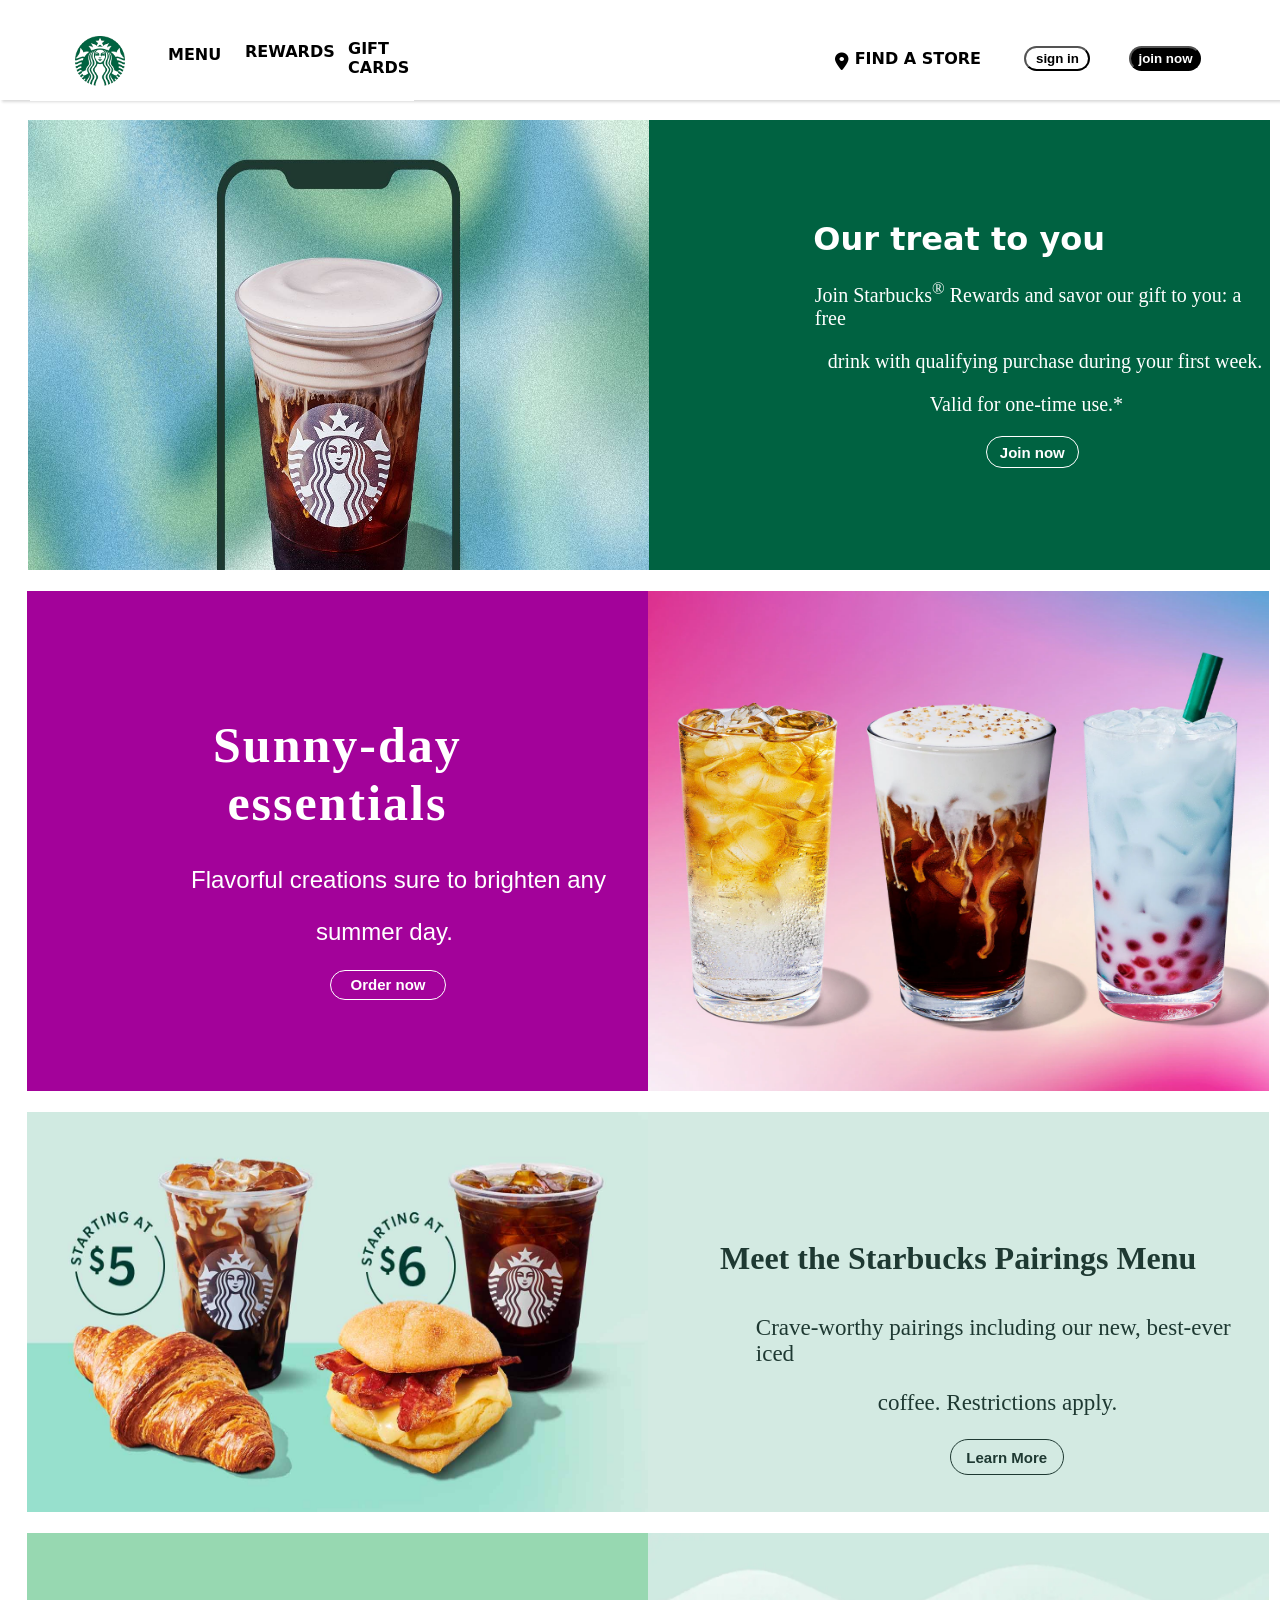
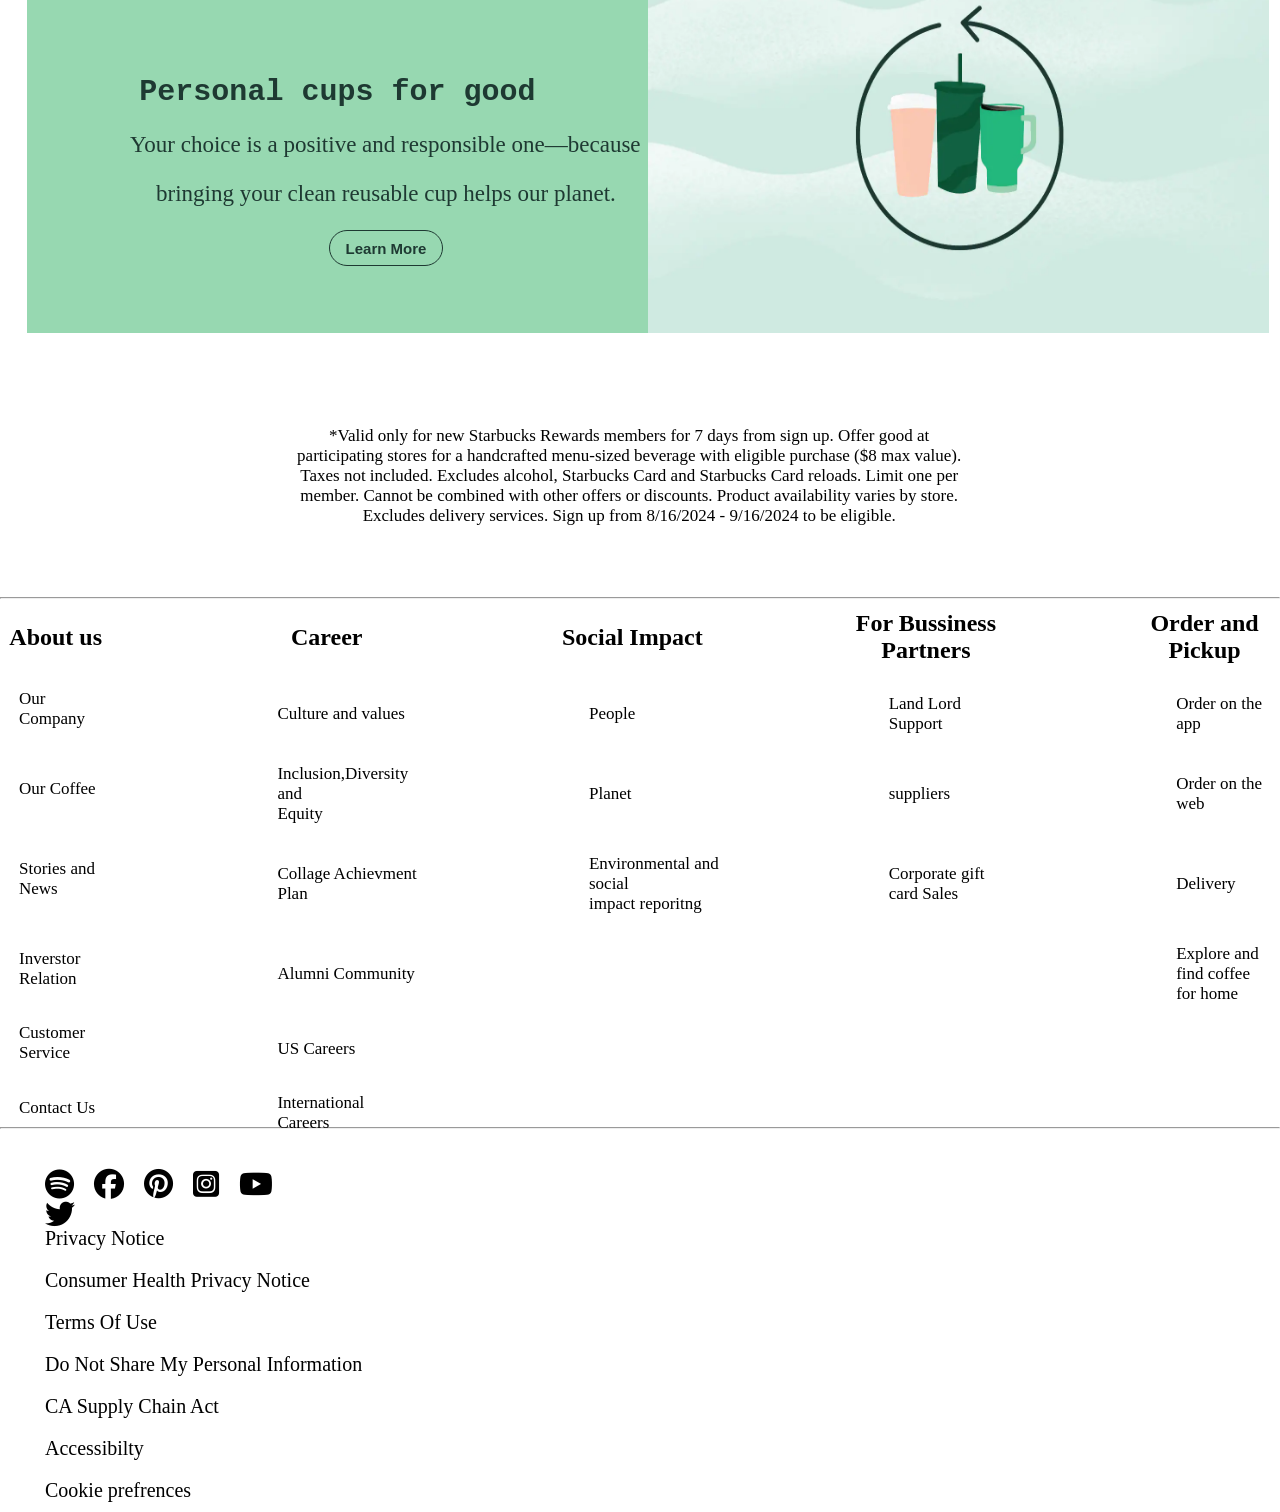
<file: index.html>
<!DOCTYPE html>
<html lang="en">
<head>
    <meta charset="UTF-8">
    <meta name="viewport" content="width=device-width, initial-scale=1.0">
    <title>Starbucks</title>
    <link rel="stylesheet" href="Starbucks.css" type="text/css">
    <link rel="icon" href="starbucks-logo-free-png-image-downloads-93706-1536x1536.png" type="image/x-icon">
   <link rel="stylesheet" href="https://cdnjs.cloudflare.com/ajax/libs/font-awesome/6.6.0/css/all.min.css">
   
</head>
<body>
    <div class="mainbody">
        <div class="header">
           
            <div class="logo">
                <a class="star" href="Starbucks.html" width="20" height="20"><img src="starbucks-logo-free-png-image-downloads-93706-1536x1536.png" width="50" height="50" border="0"></a>
                <p class="mainmenu"> MENU</p>
                <p class="rewards"> REWARDS</p>
                <p class="gift"> GIFT CARDS</p>
                
            </div>
            <div class="rightsidelogo">
              <div class="icon"> 
                <i class='fas fa-map-marker-alt' style='font-size:18px'></i>
            </div>
                <p class="find"> FIND A STORE</p>
                <div class="buttons">
                <button class="button">sign in</button>
                <button class="join">join now</button>
                 </div>
            </div>
        </div>
       
        <div class="content1">
            <div class="leftsidecontent">
                <img class="pic1" src="pic1.jpg">
            </div>
            <div class="rightsidecontent">
                <h1 class="treat-to-you"> Our treat to you</h1>
                <p class="para1">Join Starbucks<SUP>®</SUP> Rewards and savor our gift to you: a free
                 <p class="para2">drink with qualifying purchase during your first week.</p>
                   <p class="para3">Valid for one-time use.*</p>
                   <button class="button1">Join now</button>
            </div>
        </div>
        <div class="content2">
            <div class="leftsidecontent2">
               <h1 class="Sunny-day-essentials">Sunny-day<br>essentials</h1>
               <p1 class="para4">Flavorful creations sure to brighten any</p1>
               <p class="para5">summer day.</p>
               <button class="button2">Order now</button>
            </div>
            <div class="rightsidecontent2">
                <img class="pic2" src="pic2.jpg">
            </div>
        </div>
        <div class="content3">
            <div class="left3">
                <img  class="pic3" src="pic3.jpg">
            </div>
            <div class="right3">
                <h1 class="meet">Meet the Starbucks Pairings Menu</h1>
                <p class="para6">Crave-worthy pairings including our new, best-ever iced</p>
                <p class="para7">coffee. Restrictions apply.</p>
                <button class="button3">Learn More</button>
            </div>
        </div>
        <div class="content4">
            <div class="left4">
                <h1 class="Personal">Personal cups for good</h1>
                <p class="para8">Your choice is a positive and responsible one—because</p>
                <p class="para9">bringing your clean reusable cup helps our planet.</p>
                <button class="button4">Learn More</button>
            </div>
            <div class="right4">
                <img class="pic4" src="pic4.jpeg">
            </div>
        </div>
        <div class="Footer1">
            <p class="foot1p1">*Valid only for new Starbucks Rewards members for 7 days from sign up. Offer good at<br>
                participating stores for a handcrafted menu-sized beverage with eligible purchase ($8 max value).<br>
                Taxes not included. Excludes alcohol, Starbucks Card and Starbucks Card reloads. Limit one per<br>
                member. Cannot be combined with other offers or discounts. Product availability varies by store.<br>
                Excludes delivery services. Sign up from 8/16/2024 - 9/16/2024 to be eligible.</p>
        </div>
        <hr>
        <div class="Footer2">
            <table>
                <tr>
                    <th class="thead">About us</th>
                    <th class="thead2">Career</th>
                    <th class="thead2">Social Impact</th>
                    <th class="thead2">For Bussiness Partners</th>
                    <th class="thead2">Order and Pickup</th>
                </tr>
                <tr>
                    <td class="trow"><a id="footthings" href="Starbucks.html">Our Company</a></td>
                    <td class="trow2"><a id="footthings" href="Starbucks.html">Culture and values</a></td>
                    <td class="trow2"><a id="footthings" href="Starbucks.html">People</a></td>
                    <td class="trow2"><a id="footthings" href="Starbucks.html">Land Lord Support</a></td>
                    <td class="trow2"><a id="footthings" href="Starbucks.html">Order on the app</a></td>
                    
                </tr>
                <tr>
                    <td class="trow"><a id="footthings" href="Starbucks.html">Our Coffee</a></td>
                    <td class="trow2"><a id="footthings" href="Starbucks.html">Inclusion,Diversity and<br>Equity</a></td>
                    <td class="trow2"><a id="footthings" href="Starbucks.html">Planet</a></td>
                    <td class="trow2"><a id="footthings" href="Starbucks.html">suppliers</a></td>
                    <td class="trow2"><a id="footthings" href="Starbucks.html">Order on the web</a></td> 
                </tr>
                <tr>
                    <td class="trow"><a id="footthings" href="Starbucks.html">Stories and News</a></td>
                    <td class="trow2"><a id="footthings" href="Starbucks.html">Collage Achievment<br>Plan</a></td>
                    <td class="trow2"><a id="footthings" href="Starbucks.html">Environmental and social<br>impact reporitng</a></td>
                    <td class="trow2"><a id="footthings" href="Starbucks.html">Corporate gift card Sales</a></td>
                    <td class="trow2"><a id="footthings" href="Starbucks.html">Delivery</a></td> 
                </tr>
                <tr>
                    <td class="trow"><a id="footthings" href="Starbucks.html">Inverstor Relation</a></td>
                    <td class="trow2"><a id="footthings" href="Starbucks.html">Alumni Community</a></td>
                    <td class="trow2"><a id="footthings" href="Starbucks.html"></a></td>
                    <td class="trow2"><a id="footthings" href="Starbucks.html"></a></td>
                    <td class="trow2"><a id="footthings" href="Starbucks.html">Explore and find coffee<br>for home</a></td> 
                </tr>
                <tr>
                    <td class="trow"><a id="footthings" href="Starbucks.html">Customer Service</a></td>
                    <td class="trow2"><a id="footthings" href="Starbucks.html">US Careers</a></td>
                </tr>
                <tr>
                    <td class="trow"><a id="footthings" href="Starbucks.html">Contact Us</a></td>
                    <td class="trow2"><a id="footthings" href="Starbucks.html">International Careers</a></td>
                </tr>
            </table>
            
        </div>
        <hr id="hrl">
        <div class="footer3">
            <div class="iccon">
            <i id="iconl"class="fa-brands fa-spotify"></i>
            <i id="iconl" class="fa-brands fa-facebook"></i>
            <i id="iconl"class="fa-brands fa-pinterest"></i>
            <i id="iconl"class="fa-brands fa-square-instagram"></i>
            <i id="iconl"class="fa-brands fa-youtube"></i>
            <i id="iconl"class="fa-brands fa-twitter"></i>
            </div>
            <div class="last-content">
                <ul class="nobullet">
                    <li><a class="lastfoot" href="Starbucks.html">Privacy Notice</a></li>
                    <li><a class="lastfoot" href="Starbucks.html">Consumer Health Privacy Notice</a></li>
                    <li><a class="lastfoot" href="Starbucks.html">Terms Of Use</a></li>
                    <li><a class="lastfoot" href="Starbucks.html">Do Not Share My Personal Information</a></li>
                    <li><a class="lastfoot" href="Starbucks.html">CA Supply Chain Act</a></li>
                    <li><a class="lastfoot" href="Starbucks.html">Accessibilty</a><br></li>
                    <li><a class="lastfoot" href="Starbucks.html">Cookie prefrences</a></li>
                </ul>
                

            </div>

        </div>
       
    </div>

</body>
</html>
</file>
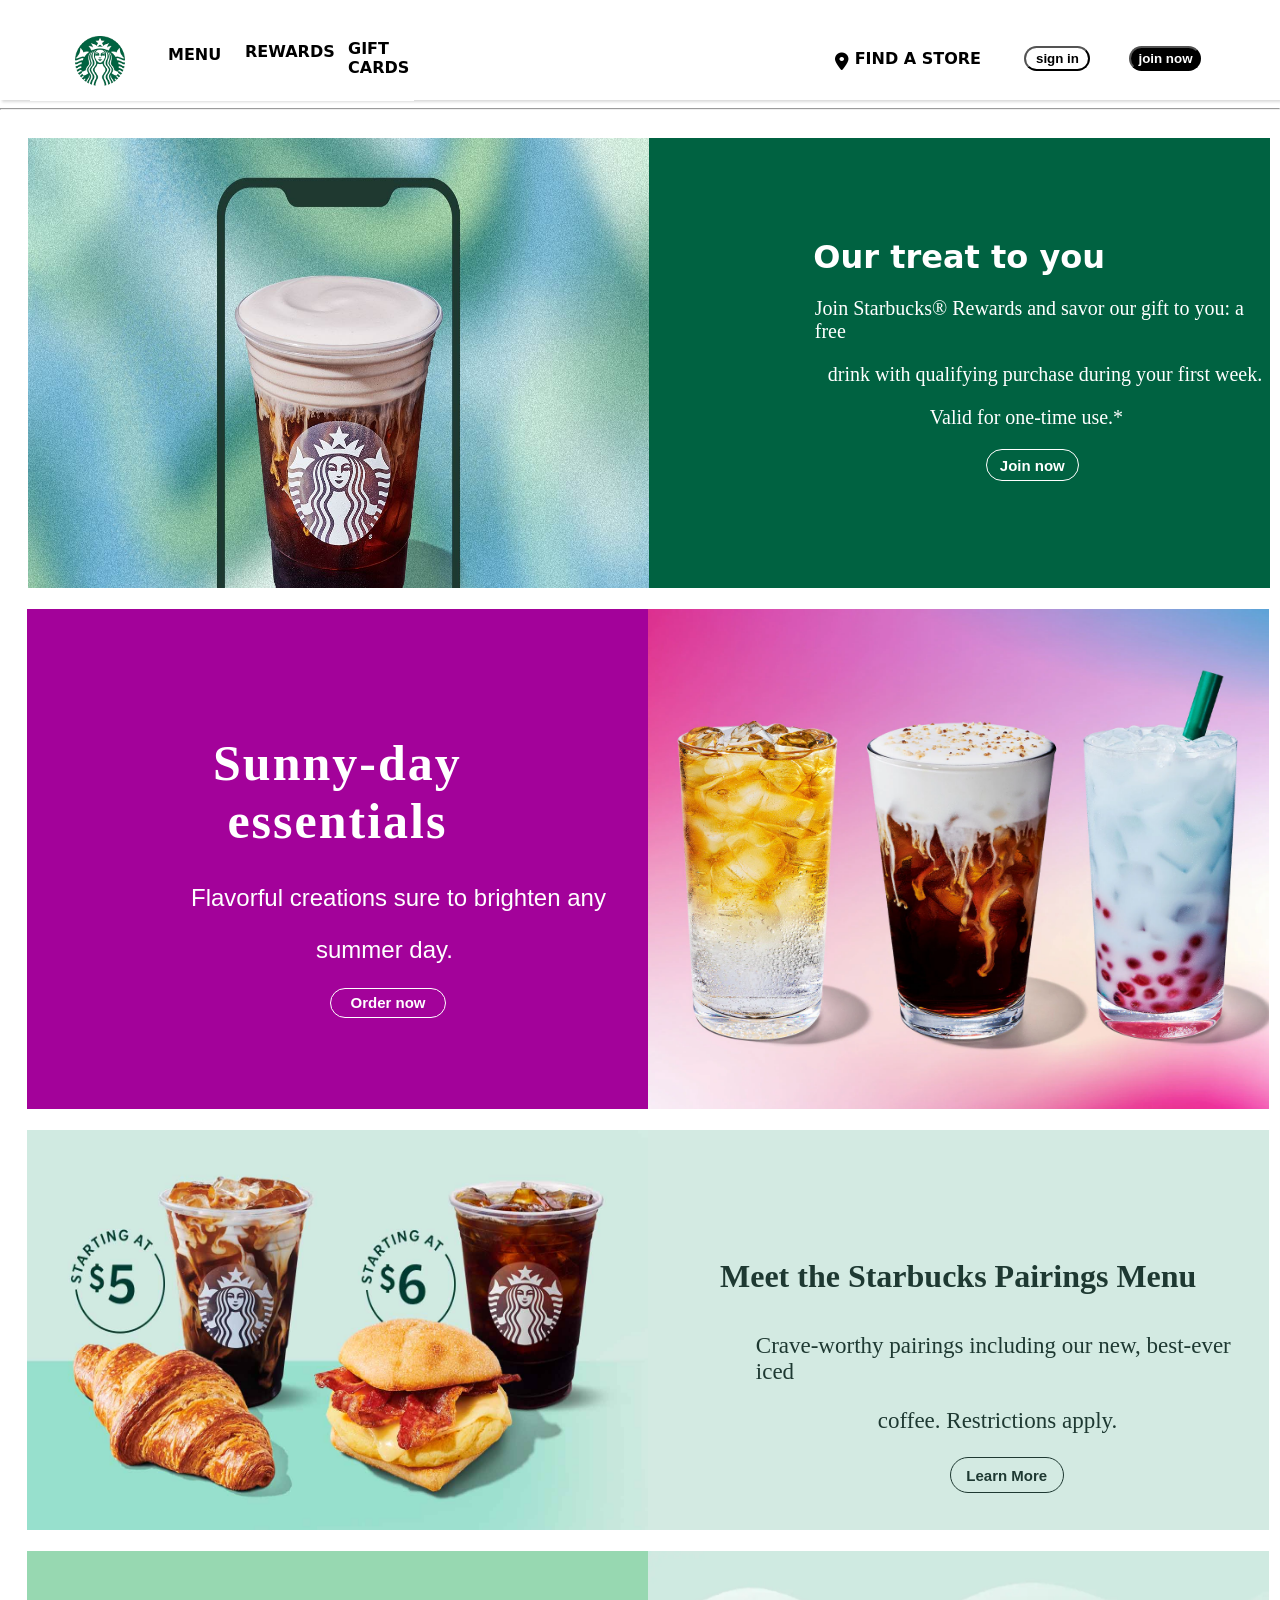
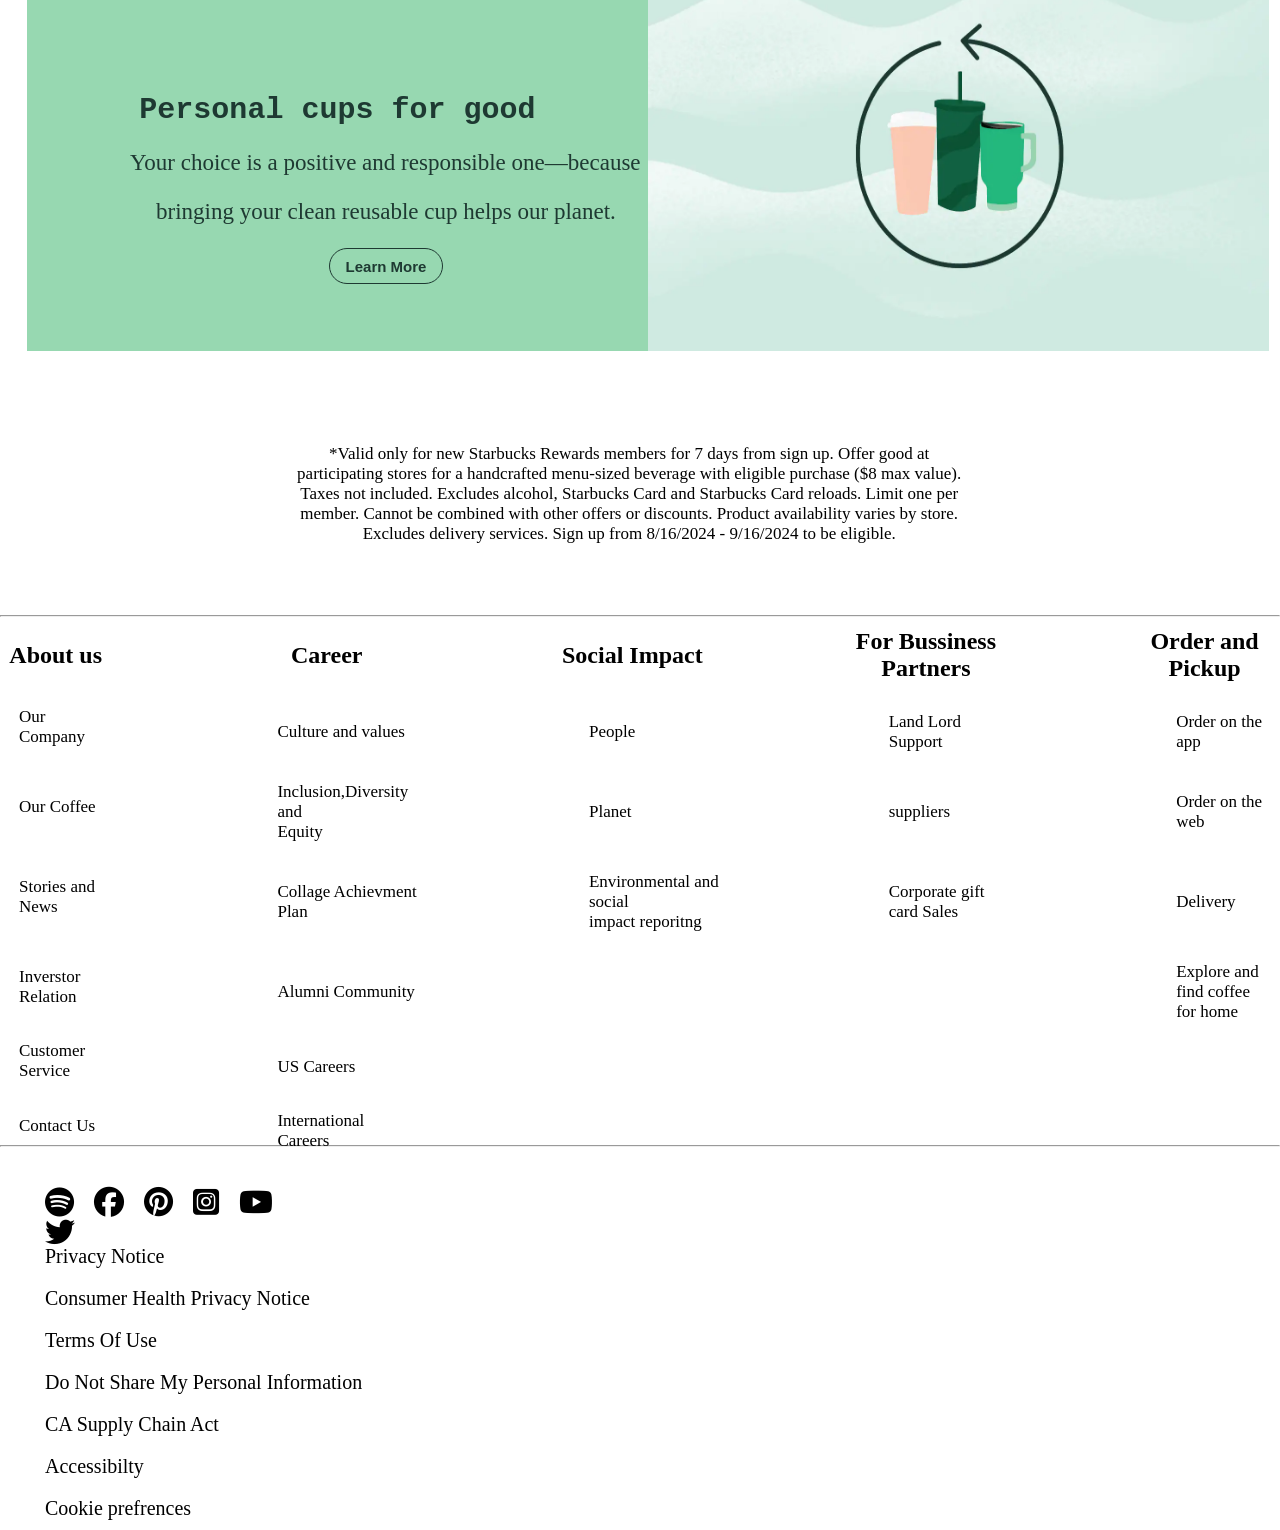
<file: Starbucks.html>
<!DOCTYPE html>
<html lang="en">
<head>
    <meta charset="UTF-8">
    <meta name="viewport" content="width=device-width, initial-scale=1.0">
    <title>Starbucks</title>
    <link rel="stylesheet" href="Starbucks.css" type="text/css">
    <link rel="icon" href="starbucks-logo-free-png-image-downloads-93706-1536x1536.png" type="image/x-icon">
   <link rel="stylesheet" href="https://cdnjs.cloudflare.com/ajax/libs/font-awesome/6.6.0/css/all.min.css">
   
</head>
<body>
    <div class="mainbody">
        <div class="header">
           
            <div class="logo">
                <a class="star" href="Starbucks.html" width="20" height="20"><img src="starbucks-logo-free-png-image-downloads-93706-1536x1536.png" width="50" height="50" border="0"></a>
                <p class="mainmenu"> MENU</p>
                <p class="rewards"> REWARDS</p>
                <p class="gift"> GIFT CARDS</p>
                
            </div>
            <div class="rightsidelogo">
              <div class="icon"> 
                <i class='fas fa-map-marker-alt' style='font-size:18px'></i>
            </div>
                <p class="find"> FIND A STORE</p>
                <div class="buttons">
                <button class="button">sign in</button>
                <button class="join">join now</button>
                 </div>
            </div>
        </div>
        <hr>
        <div class="content1">
            <div class="leftsidecontent">
                <img class="pic1" src="pic1.jpg">
            </div>
            <div class="rightsidecontent">
                <h1 class="treat-to-you"> Our treat to you</h1>
                <p class="para1">Join Starbucks® Rewards and savor our gift to you: a free
                 <p class="para2">drink with qualifying purchase during your first week.</p>
                   <p class="para3">Valid for one-time use.*</p>
                   <button class="button1">Join now</button>
            </div>
        </div>
        <div class="content2">
            <div class="leftsidecontent2">
               <h1 class="Sunny-day-essentials">Sunny-day<br>essentials</h1>
               <p1 class="para4">Flavorful creations sure to brighten any</p1>
               <p class="para5">summer day.</p>
               <button class="button2">Order now</button>
            </div>
            <div class="rightsidecontent2">
                <img class="pic2" src="pic2.jpg">
            </div>
        </div>
        <div class="content3">
            <div class="left3">
                <img  class="pic3" src="pic3.jpg">
            </div>
            <div class="right3">
                <h1 class="meet">Meet the Starbucks Pairings Menu</h1>
                <p class="para6">Crave-worthy pairings including our new, best-ever iced</p>
                <p class="para7">coffee. Restrictions apply.</p>
                <button class="button3">Learn More</button>
            </div>
        </div>
        <div class="content4">
            <div class="left4">
                <h1 class="Personal">Personal cups for good</h1>
                <p class="para8">Your choice is a positive and responsible one—because</p>
                <p class="para9">bringing your clean reusable cup helps our planet.</p>
                <button class="button4">Learn More</button>
            </div>
            <div class="right4">
                <img class="pic4" src="pic4.jpeg">
            </div>
        </div>
        <div class="Footer1">
            <p class="foot1p1">*Valid only for new Starbucks Rewards members for 7 days from sign up. Offer good at<br>
                participating stores for a handcrafted menu-sized beverage with eligible purchase ($8 max value).<br>
                Taxes not included. Excludes alcohol, Starbucks Card and Starbucks Card reloads. Limit one per<br>
                member. Cannot be combined with other offers or discounts. Product availability varies by store.<br>
                Excludes delivery services. Sign up from 8/16/2024 - 9/16/2024 to be eligible.</p>
        </div>
        <hr>
        <div class="Footer2">
            <table>
                <tr>
                    <th class="thead">About us</th>
                    <th class="thead2">Career</th>
                    <th class="thead2">Social Impact</th>
                    <th class="thead2">For Bussiness Partners</th>
                    <th class="thead2">Order and Pickup</th>
                </tr>
                <tr>
                    <td class="trow"><a id="footthings" href="Starbucks.html">Our Company</a></td>
                    <td class="trow2"><a id="footthings" href="Starbucks.html">Culture and values</a></td>
                    <td class="trow2"><a id="footthings" href="Starbucks.html">People</a></td>
                    <td class="trow2"><a id="footthings" href="Starbucks.html">Land Lord Support</a></td>
                    <td class="trow2"><a id="footthings" href="Starbucks.html">Order on the app</a></td>
                    
                </tr>
                <tr>
                    <td class="trow"><a id="footthings" href="Starbucks.html">Our Coffee</a></td>
                    <td class="trow2"><a id="footthings" href="Starbucks.html">Inclusion,Diversity and<br>Equity</a></td>
                    <td class="trow2"><a id="footthings" href="Starbucks.html">Planet</a></td>
                    <td class="trow2"><a id="footthings" href="Starbucks.html">suppliers</a></td>
                    <td class="trow2"><a id="footthings" href="Starbucks.html">Order on the web</a></td> 
                </tr>
                <tr>
                    <td class="trow"><a id="footthings" href="Starbucks.html">Stories and News</a></td>
                    <td class="trow2"><a id="footthings" href="Starbucks.html">Collage Achievment<br>Plan</a></td>
                    <td class="trow2"><a id="footthings" href="Starbucks.html">Environmental and social<br>impact reporitng</a></td>
                    <td class="trow2"><a id="footthings" href="Starbucks.html">Corporate gift card Sales</a></td>
                    <td class="trow2"><a id="footthings" href="Starbucks.html">Delivery</a></td> 
                </tr>
                <tr>
                    <td class="trow"><a id="footthings" href="Starbucks.html">Inverstor Relation</a></td>
                    <td class="trow2"><a id="footthings" href="Starbucks.html">Alumni Community</a></td>
                    <td class="trow2"><a id="footthings" href="Starbucks.html"></a></td>
                    <td class="trow2"><a id="footthings" href="Starbucks.html"></a></td>
                    <td class="trow2"><a id="footthings" href="Starbucks.html">Explore and find coffee<br>for home</a></td> 
                </tr>
                <tr>
                    <td class="trow"><a id="footthings" href="Starbucks.html">Customer Service</a></td>
                    <td class="trow2"><a id="footthings" href="Starbucks.html">US Careers</a></td>
                </tr>
                <tr>
                    <td class="trow"><a id="footthings" href="Starbucks.html">Contact Us</a></td>
                    <td class="trow2"><a id="footthings" href="Starbucks.html">International Careers</a></td>
                </tr>
            </table>
            
        </div>
        <hr id="hrl">
        <div class="footer3">
            <div class="iccon">
            <i id="iconl"class="fa-brands fa-spotify"></i>
            <i id="iconl" class="fa-brands fa-facebook"></i>
            <i id="iconl"class="fa-brands fa-pinterest"></i>
            <i id="iconl"class="fa-brands fa-square-instagram"></i>
            <i id="iconl"class="fa-brands fa-youtube"></i>
            <i id="iconl"class="fa-brands fa-twitter"></i>
            </div>
            <div class="last-content">
                <ul class="nobullet">
                    <li><a class="lastfoot" href="Starbucks.html">Privacy Notice</a></li>
                    <li><a class="lastfoot" href="Starbucks.html">Consumer Health Privacy Notice</a></li>
                    <li><a class="lastfoot" href="Starbucks.html">Terms Of Use</a></li>
                    <li><a class="lastfoot" href="Starbucks.html">Do Not Share My Personal Information</a></li>
                    <li><a class="lastfoot" href="Starbucks.html">CA Supply Chain Act</a></li>
                    <li><a class="lastfoot" href="Starbucks.html">Accessibilty</a><br></li>
                    <li><a class="lastfoot" href="Starbucks.html">Cookie prefrences</a></li>
                </ul>
                

            </div>

        </div>
       
    </div>

</body>
</html>
</file>
<file: Starbucks.css>
.mainbody{
    width: 100%;
    height: 600px;
}
.header{
    width: 100%;
    height: 100px;
    box-shadow: rgba(0, 0, 0, 0.15) 1.95px 1.95px 2.6px;
}
body{
    margin: 0%;
}
.logo{
    width: 30%;
    background-color: white;
    height: 65px;
    padding-top: 36px;
    margin-left: 30px;
    float: left;
   
   
}
.star{
    margin-left: 45px;
  
}
.mainmenu{
    margin-left: 138px;
    margin-top: -45px;
    font-weight: 700;
    cursor: pointer;
    font-family: system-ui;
}
.rewards{
    margin-left: 215px;
    margin-top: -38px;
    font-weight: 700;
    cursor: pointer;
    font-family: system-ui;
}
.gift{
    margin-left: 318px;
    margin-top: -38px;
    font-weight: 700;
    cursor: pointer;
    font-family: system-ui;
}
.rightsidelogo{
    margin-left: 50%;
    margin-top: -100px;
    height: 100px;
    float: right;
    padding-top: 1px;
    
}
.find{
    margin-right: 299px;
    margin-top: -59px;
    font-weight: 700;
    font-family: system-ui;
    cursor: pointer;
}
.find:hover{
  color: #70c4a8;
}
.button{
    
    border-radius: 28px;
    width: 66px;
    height: 25px;
    background: white;
    font-weight: 700;
    margin-left: 55px;
    margin-top: 50px;
    cursor: pointer;  
}
button:hover{
    background-color: grey;
}
.buttons{
  
    width: 73%;
    height: 100px;
    float: right;
    margin-top: -88px;

}
.join{
    border-radius: 28px;
    width: 72px;
    height: 25px;
    background: white;
    font-weight: 700;
    cursor: pointer;
    margin-left: 35px;
    color: white;
    background: black;
}
.fas fa-map-marker-alt{
    height: 107px;
    width: 344px;
    margin-left: 71px;
    margin-top: 43px;
}
.icon{
    height: 63px;
    width: 20px;
    margin-left: 57px;
    margin-top: 43px;
    position: relative;
}
.fa-solid, .fas {
    font-weight: 900;
    margin-top: 8px;
    margin-left: -77px;
    cursor: pointer;

}
.content1{
    width: 97%;
    height: 450px;
    margin-left: 28px;
    padding-top: 20px;
    
}
.leftsidecontent{
    width: 50%;
    height: 450px;
    background: aqua;
    float: left;
}
.rightsidecontent{
        width: 50%;
    height: 450px;
    float: right;
    background-color: #006241
}
.pic1{
    height: 450px;
    width: 100%;
}
.treat-to-you{
    font-weight: 600;
    color: white;
    text-align: center;
    font-family: system-ui;
    margin-top: 100px;

}
.para1{
    
    color: white;
    margin-left: 166px;
    font-size: 20px;
    margin-top: 21px;
}
.para2{
    color: white;
    font-size: 20px;
    margin-left: 179px;
    margin-top: 18px;
}
.para3{
    color: white;
    font-size: 20px;
    margin-left: 281px
}
.content2{
    width: 97%;
    height: 500px;
    background-color: black;
    margin-top: 21px;
    margin-left: 27px;
}
.leftsidecontent2{
    width: 50%;
    height: 500px;
    background-color: #a3029a;
    float: left;
}
.rightsidecontent2{
    width: 50%;
    height: 500px;
    float: right;
    background-color: aqua;
}
.pic2{
    width: 100%;
    height: 500px;
}
.Sunny-day-essentials{
    color: white;
    font-size: 50px;
    letter-spacing: 2px;
    font-weight: 600;
    font-family: ui-monospace;
    text-align: center;
    margin-top: 125px;
}
.para4{
    color: white;
    font-family: sans-serif;
    margin-left: 164px;
    font-size: 24px;

}
.para5{
    color: white;
    font-family: sans-serif;
    margin-left: 289px;
    font-size: 24px;
}
.button2{
    border-radius: 28px;
    cursor: pointer;
    background-color: #a3029a;
    border: 1px white solid;
    color: white;
    font-weight: 700;
    font-family: sans-serif;
    height: 30px;
    margin-left: 303px;
    width: 116px;
    font-size: 15px;
}
.button2:hover{
    background-color: #541550;
}
.button:hover{
    background-color: grey;
}
.button1{
    border-radius: 28px;
    cursor: pointer;
    background-color:#006241;
    border: 1px white solid;
    color: white;
    font-weight: 700;
    font-family: sans-serif;
    margin-left: 337px;
    width: 93px;
    height: 32px;
    font-size: 15px;
    
}
.button1:hover{
    background-color: rgb(30, 103, 30);
}

.content3{
    width: 97%;
    height: 400px;
    background-color: black;
    margin-top: 21px;
    margin-left: 27px;
}
.left3{
    width: 50%;
    height: 400px;
    background: bisque;
    float: left;
}
.right3{
    width: 50%;
    height: 400px;
    float: right;
    background:#d3eae2;
}
.pic3{
    height: 400px;
    width: 100%;
}
.meet{
    color: #1e3932;
    text-align: center;
    margin-top: 128px;
    font-weight: 600;
    font-family: cursive;
}
.para6{
    color: #1e3932;
    margin-left: 108px;
    font-size: 23px;
    margin-top: 38px
}
.para7{
    color: #1e3932;
    font-size: 23px;
    margin-left: 230px;
}
.button3{
    border-radius: 28px;
    cursor: pointer;
    background-color:#d3eae2;
    border: 1px #1e3932 solid;
    color: #1e3932;
    font-weight: 700;
    font-family: sans-serif;
    margin-left: 302px;
    height: 36px;
    width: 114px;
    font-size: 15px;
}
.button3:hover{
    background-color: aliceblue;
}
.content4{
    width: 97%;
    height: 400px;
    background-color: black;
    margin-left: 27px;
    margin-top: 21px;
}
.left4{
    width: 50%;
    height: 400px;
    background-color: #97d8b1;
    float: left;
}
.right4{
    width: 50%;
    height: 400px;
    float: right;
    background-color: antiquewhite
}
.pic4{
    width: 100%;
    height: 400px;
}
.Personal{
    color: #1e3932;
    font-weight: 600;
    font-family: monospace;
    text-align: center;
    margin-top: 142px;
    font-size: 30px
}
.para8{
    color: #1e3932;
    font-size: 23px;
   margin-left: 103px;
}
.para9{
    color: #1e3932;
    font-size: 23px;
   margin-left: 129px;
}
.button4{
    border-radius: 28px;
    cursor: pointer;
    background-color:#97d8b1;
    border: 1px #1e3932 solid;
    color: #1e3932;
    font-weight: 700;
    font-family: sans-serif;
    margin-left: 302px;
    height: 36px;
    width: 114px;
    font-size: 15px;
}
.button4:hover{
    background-color: antiquewhite;
}
.Footer1{
    width: 97%;
    height: 163px;
   
    margin-left: 27px;
    margin-top: 1px
}
.foot1p1{
    text-align: center;
    margin-top: 93px;
    font-family: cursive;
    font-size: 17px;
    width: 97%;
    height: 153px;
}
.Footer2{
    width: 100%;
    height: 495px;
    
}
.thead2{
    padding-left: 122px;
    font-size: 24px;
    font-family: -webkit-pictograph;
}
.thead{
    font-size: 24px;
    font-family: -webkit-pictograph;
}
a:link{
    text-decoration: none;
}
#footthings{
    color: var(--colorTextBlackSoft);
    font-size: 17px;
    font-family: ui-monospace;
}
#footthings:hover{
    color:cadetblue;
}
.trow2{
    padding-left: 166px;
    padding-top: 27px;
}
.trow{
    padding-top: 16px;
    padding-left: 17px;
}
.footer3{
    width: 100%;
    height: 300px;
    background-color: white;
    margin-top: 40px;
}
#hrl{
    margin-top: 25px;
}
#iconl{
    font-size: 30px;
    margin-right: 16px;
}
.iccon{
    width: 20%;
    height: 33px;
    float: none;
    margin-left: 45px;

}
.last-content{
    width: 50%;
    height: 280px;
    line-height: 2.5em;
    float: left;
}
.nobullet{
    list-style-type: none;
   
    padding-left: 45px;
}
.lastfoot{
    font-size: 20px;
    color: black;
    text-decoration: underline;
}
.lastfoot:hover{
    text-decoration: underline;
}
</file>
